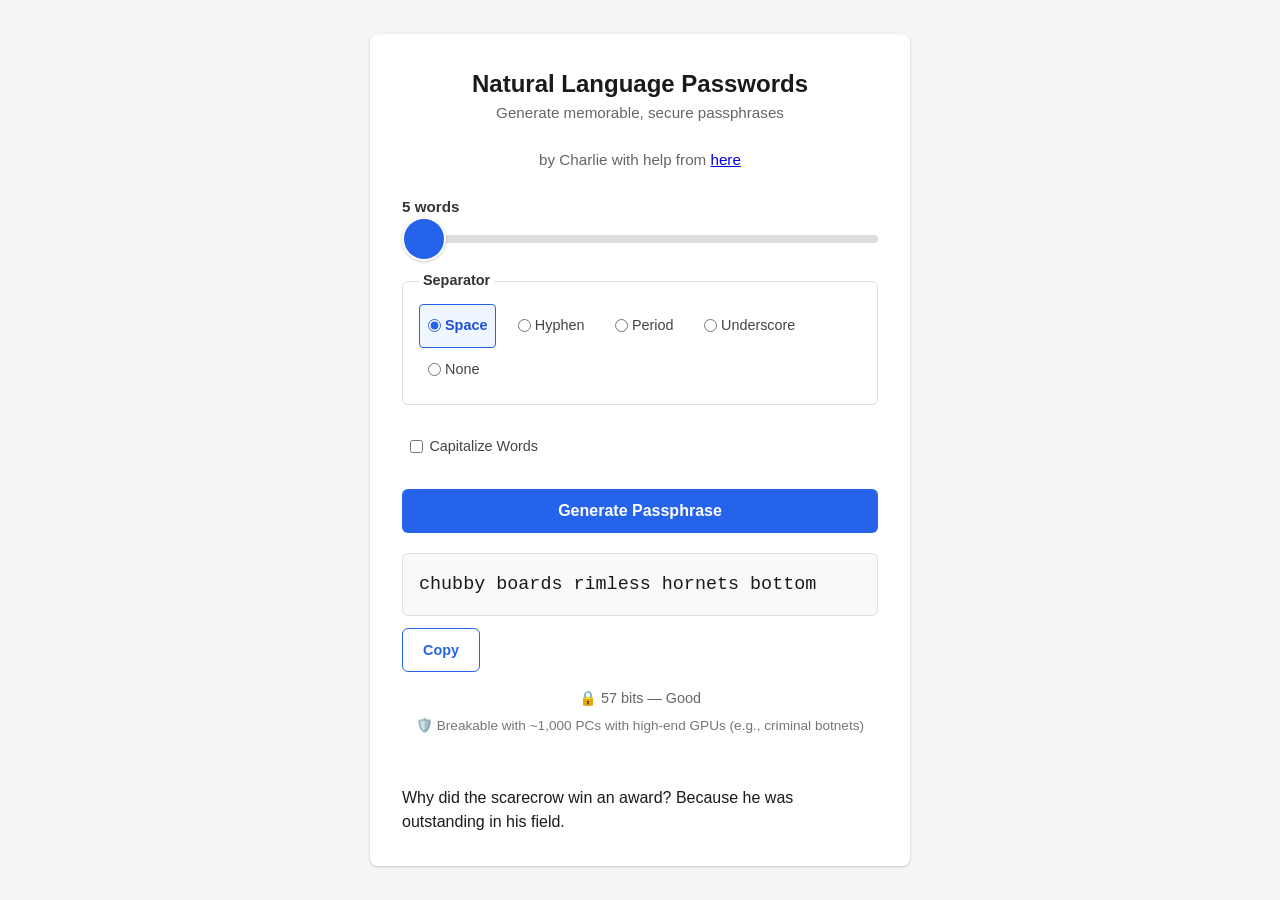
<file: docs/index.html>
<!DOCTYPE html>
<html lang="en">
<head>
  <meta charset="UTF-8">
  <meta name="viewport" content="width=device-width, initial-scale=1.0">
  <meta name="color-scheme" content="light">
  <title>NL passwords— Memorable Natural Language Passphrase Generator</title>
  <link rel="stylesheet" href="style.css">
</head>
<body>
  <main class="card">
    <h1>Natural Language Passwords</h1>
    <p class="tagline">Generate memorable, secure passphrases</p>
    <p class="tagline">by Charlie with help from <a href="https://github.com/NaturalLanguagePasswords/system">here</a></p>
    <div class="control-group">
      <label for="word-count" id="word-count-label">5 words</label>
      <input type="range" id="word-count" min="5" max="10" value="5">
    </div>

    <fieldset class="separator-picker">
      <legend>Separator</legend>
      <label><input type="radio" name="separator" value=" " checked> Space</label>
      <label><input type="radio" name="separator" value="-"> Hyphen</label>
      <label><input type="radio" name="separator" value="."> Period</label>
      <label><input type="radio" name="separator" value="_"> Underscore</label>
      <label><input type="radio" name="separator" value=""> None</label>
    </fieldset>

    <div class="capitalize-toggle">
      <label><input type="checkbox" id="capitalize"> Capitalize Words</label>
    </div>

    <button id="generate-btn" type="button">Generate Passphrase</button>

    <div id="passphrase-display" aria-live="polite"></div>

    <div class="copy-row">
      <button id="copy-btn" type="button">Copy</button>
      <span id="copy-feedback" aria-live="polite"></span>
    </div>

    <div id="entropy-display" class="entropy"></div>
    <div id="crack-time-display" class="entropy"></div>
    <div id="joke-display" class="joke"></div>
  </main>

  <script src="words.js"></script>
  <script src="jokes.js"></script>
  <script src="app.js"></script>
</body>
</html>
</file>
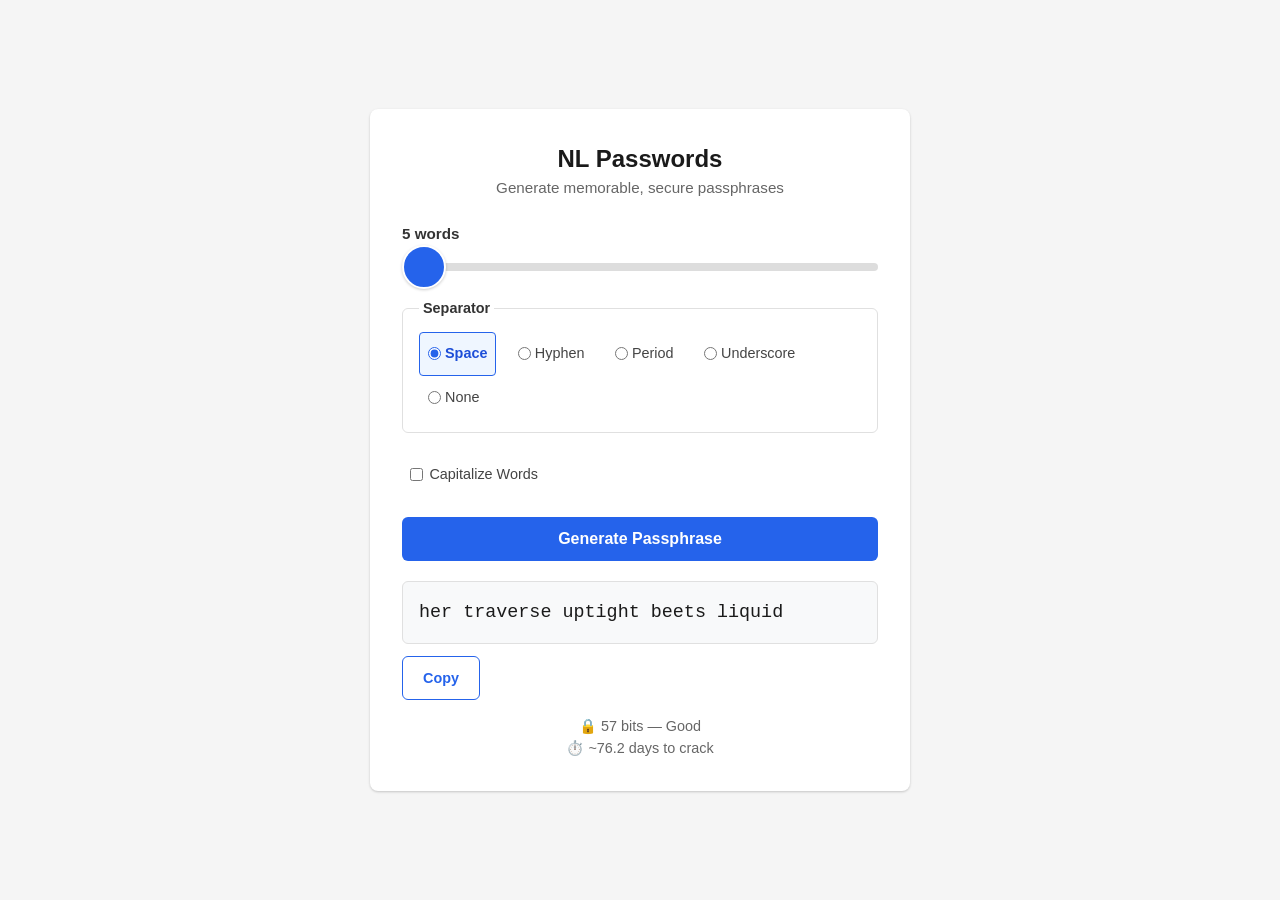
<file: src/index.html>
<!DOCTYPE html>
<html lang="en">
<head>
  <meta charset="UTF-8">
  <meta name="viewport" content="width=device-width, initial-scale=1.0">
  <meta name="color-scheme" content="light">
  <title>NL Passwords — Memorable Passphrase Generator</title>
  <link rel="stylesheet" href="style.css">
</head>
<body>
  <main class="card">
    <h1>NL Passwords</h1>
    <p class="tagline">Generate memorable, secure passphrases</p>

    <div class="control-group">
      <label for="word-count" id="word-count-label">5 words</label>
      <input type="range" id="word-count" min="5" max="10" value="5">
    </div>

    <fieldset class="separator-picker">
      <legend>Separator</legend>
      <label><input type="radio" name="separator" value=" " checked> Space</label>
      <label><input type="radio" name="separator" value="-"> Hyphen</label>
      <label><input type="radio" name="separator" value="."> Period</label>
      <label><input type="radio" name="separator" value="_"> Underscore</label>
      <label><input type="radio" name="separator" value=""> None</label>
    </fieldset>

    <div class="capitalize-toggle">
      <label><input type="checkbox" id="capitalize"> Capitalize Words</label>
    </div>

    <button id="generate-btn" type="button">Generate Passphrase</button>

    <div id="passphrase-display" aria-live="polite"></div>

    <div class="copy-row">
      <button id="copy-btn" type="button">Copy</button>
      <span id="copy-feedback" aria-live="polite"></span>
    </div>

    <div id="entropy-display" class="entropy"></div>
    <div id="crack-time-display" class="entropy"></div>
  </main>

  <script src="words.js"></script>
  <script src="app.js"></script>
</body>
</html>
</file>
<file: docs/style.css>
/* Light color scheme only — dark mode is a non-goal for v1 */
:root {
  color-scheme: light;
}

/* Base reset and defaults */
*,
*::before,
*::after {
  box-sizing: border-box;
  margin: 0;
  padding: 0;
}

body {
  font-family: -apple-system, BlinkMacSystemFont, "Segoe UI", Roboto, Helvetica, Arial, sans-serif;
  background: #f5f5f5;
  color: #1a1a1a;
  line-height: 1.5;
  min-height: 100vh;
  display: flex;
  align-items: center;
  justify-content: center;
  padding: 1rem;
}

/* Card container */
.card {
  background: #fff;
  border-radius: 8px;
  box-shadow: 0 1px 3px rgba(0, 0, 0, 0.12), 0 1px 2px rgba(0, 0, 0, 0.08);
  max-width: 540px;
  width: 100%;
  padding: 2rem;
}

h1 {
  font-size: 1.5rem;
  font-weight: 700;
  text-align: center;
  color: #1a1a1a;
}

.tagline {
  text-align: center;
  color: #666;
  font-size: 0.95rem;
  margin-bottom: 1.5rem;
}

/* Word count slider */
.control-group {
  margin-bottom: 1.25rem;
}

.control-group label {
  display: block;
  font-weight: 600;
  font-size: 0.95rem;
  margin-bottom: 0.5rem;
  color: #333;
}

input[type="range"] {
  -webkit-appearance: none;
  appearance: none;
  width: 100%;
  height: 8px;
  border-radius: 4px;
  background: #ddd;
  outline: none;
  cursor: pointer;
}

input[type="range"]::-webkit-slider-thumb {
  -webkit-appearance: none;
  appearance: none;
  width: 44px;
  height: 44px;
  border-radius: 50%;
  background: #2563eb;
  border: 2px solid #fff;
  box-shadow: 0 1px 3px rgba(0, 0, 0, 0.2);
  cursor: pointer;
}

input[type="range"]::-moz-range-thumb {
  width: 44px;
  height: 44px;
  border-radius: 50%;
  background: #2563eb;
  border: 2px solid #fff;
  box-shadow: 0 1px 3px rgba(0, 0, 0, 0.2);
  cursor: pointer;
}

input[type="range"]:focus-visible {
  outline: 2px solid #2563eb;
  outline-offset: 4px;
}

/* Separator picker */
.separator-picker {
  border: 1px solid #e0e0e0;
  border-radius: 6px;
  padding: 0.75rem 1rem;
  margin-bottom: 1.25rem;
  min-width: 0;
}

.separator-picker legend {
  font-weight: 600;
  font-size: 0.9rem;
  color: #333;
  padding: 0 0.25rem;
}

.separator-picker label {
  display: inline-flex;
  align-items: center;
  margin-right: 0.5rem;
  font-size: 0.9rem;
  color: #444;
  cursor: pointer;
  padding: 0.25rem 0.5rem;
  min-height: 44px;
  border-radius: 4px;
  border: 1px solid transparent;
  transition: background-color 0.15s, border-color 0.15s, color 0.15s;
}

.separator-picker label:has(input:checked) {
  background: #eff6ff;
  border-color: #2563eb;
  color: #1d4ed8;
  font-weight: 600;
}

.separator-picker input[type="radio"] {
  margin-right: 0.25rem;
  accent-color: #2563eb;
  cursor: pointer;
}

/* Capitalize toggle */
.capitalize-toggle {
  margin-bottom: 1.25rem;
}

.capitalize-toggle label {
  display: inline-flex;
  align-items: center;
  font-size: 0.9rem;
  color: #444;
  cursor: pointer;
  padding: 0.25rem 0.5rem;
  min-height: 44px;
}

.capitalize-toggle input[type="checkbox"] {
  margin-right: 0.4rem;
  accent-color: #2563eb;
  cursor: pointer;
}

/* Generate button */
#generate-btn {
  display: block;
  width: 100%;
  padding: 0.75rem 1.5rem;
  font-size: 1rem;
  font-weight: 600;
  color: #fff;
  background: #2563eb;
  border: none;
  border-radius: 6px;
  cursor: pointer;
  min-height: 44px;
  margin-bottom: 1.25rem;
}

#generate-btn:hover {
  background: #1d4ed8;
}

#generate-btn:active {
  background: #1e40af;
}

#generate-btn:focus-visible {
  outline: 2px solid #2563eb;
  outline-offset: 2px;
}

/* Passphrase display */
#passphrase-display {
  font-family: "SF Mono", "Fira Code", "Fira Mono", "Roboto Mono", "Courier New", monospace;
  font-size: 1.15rem;
  line-height: 1.6;
  background: #f8f9fa;
  border: 1px solid #e0e0e0;
  border-radius: 6px;
  padding: 1rem;
  min-height: 3.5rem;
  margin-bottom: 0.75rem;
  color: #1a1a1a;
  user-select: all;
}

/* Copy row */
.copy-row {
  display: flex;
  align-items: center;
  flex-wrap: wrap;
  gap: 0.75rem;
  margin-bottom: 1rem;
}

#copy-btn {
  padding: 0.5rem 1.25rem;
  font-size: 0.9rem;
  font-weight: 600;
  color: #2563eb;
  background: #fff;
  border: 1px solid #2563eb;
  border-radius: 6px;
  cursor: pointer;
  min-height: 44px;
}

#copy-btn:hover {
  background: #eff6ff;
}

#copy-btn:active {
  background: #dbeafe;
  color: #1d4ed8;
}

#copy-btn:focus-visible {
  outline: 2px solid #2563eb;
  outline-offset: 2px;
}

#copy-feedback {
  font-size: 0.85rem;
  color: #15803d;
  font-weight: 500;
}

/* Entropy display */
.entropy {
  text-align: center;
  font-size: 0.9rem;
  color: #666;
}

/* Strength description — secondary to entropy line */
#crack-time-display {
  margin-top: 0.35rem;
  font-size: 0.85rem;
  color: #767676;
}

.joke {
  margin-top: 50px
}

/* Responsive adjustments */
@media (max-width: 480px) {
  body {
    padding: 0.5rem;
    align-items: flex-start;
    padding-top: 1rem;
  }

  .card {
    padding: 1.25rem;
  }

  .separator-picker label {
    display: flex;
    margin-right: 0;
  }

  #passphrase-display {
    font-size: 1rem;
  }
}
</file>
<file: src/style.css>
/* Light color scheme only — dark mode is a non-goal for v1 */
:root {
  color-scheme: light;
}

/* Base reset and defaults */
*,
*::before,
*::after {
  box-sizing: border-box;
  margin: 0;
  padding: 0;
}

body {
  font-family: -apple-system, BlinkMacSystemFont, "Segoe UI", Roboto, Helvetica, Arial, sans-serif;
  background: #f5f5f5;
  color: #1a1a1a;
  line-height: 1.5;
  min-height: 100vh;
  display: flex;
  align-items: center;
  justify-content: center;
  padding: 1rem;
}

/* Card container */
.card {
  background: #fff;
  border-radius: 8px;
  box-shadow: 0 1px 3px rgba(0, 0, 0, 0.12), 0 1px 2px rgba(0, 0, 0, 0.08);
  max-width: 540px;
  width: 100%;
  padding: 2rem;
}

h1 {
  font-size: 1.5rem;
  font-weight: 700;
  text-align: center;
  color: #1a1a1a;
}

.tagline {
  text-align: center;
  color: #666;
  font-size: 0.95rem;
  margin-bottom: 1.5rem;
}

/* Word count slider */
.control-group {
  margin-bottom: 1.25rem;
}

.control-group label {
  display: block;
  font-weight: 600;
  font-size: 0.95rem;
  margin-bottom: 0.5rem;
  color: #333;
}

input[type="range"] {
  -webkit-appearance: none;
  appearance: none;
  width: 100%;
  height: 8px;
  border-radius: 4px;
  background: #ddd;
  outline: none;
  cursor: pointer;
}

input[type="range"]::-webkit-slider-thumb {
  -webkit-appearance: none;
  appearance: none;
  width: 44px;
  height: 44px;
  border-radius: 50%;
  background: #2563eb;
  border: 2px solid #fff;
  box-shadow: 0 1px 3px rgba(0, 0, 0, 0.2);
  cursor: pointer;
}

input[type="range"]::-moz-range-thumb {
  width: 44px;
  height: 44px;
  border-radius: 50%;
  background: #2563eb;
  border: 2px solid #fff;
  box-shadow: 0 1px 3px rgba(0, 0, 0, 0.2);
  cursor: pointer;
}

input[type="range"]:focus-visible {
  outline: 2px solid #2563eb;
  outline-offset: 4px;
}

/* Separator picker */
.separator-picker {
  border: 1px solid #e0e0e0;
  border-radius: 6px;
  padding: 0.75rem 1rem;
  margin-bottom: 1.25rem;
  min-width: 0;
}

.separator-picker legend {
  font-weight: 600;
  font-size: 0.9rem;
  color: #333;
  padding: 0 0.25rem;
}

.separator-picker label {
  display: inline-flex;
  align-items: center;
  margin-right: 0.5rem;
  font-size: 0.9rem;
  color: #444;
  cursor: pointer;
  padding: 0.25rem 0.5rem;
  min-height: 44px;
  border-radius: 4px;
  border: 1px solid transparent;
  transition: background-color 0.15s, border-color 0.15s, color 0.15s;
}

.separator-picker label:has(input:checked) {
  background: #eff6ff;
  border-color: #2563eb;
  color: #1d4ed8;
  font-weight: 600;
}

.separator-picker input[type="radio"] {
  margin-right: 0.25rem;
  accent-color: #2563eb;
  cursor: pointer;
}

/* Capitalize toggle */
.capitalize-toggle {
  margin-bottom: 1.25rem;
}

.capitalize-toggle label {
  display: inline-flex;
  align-items: center;
  font-size: 0.9rem;
  color: #444;
  cursor: pointer;
  padding: 0.25rem 0.5rem;
  min-height: 44px;
}

.capitalize-toggle input[type="checkbox"] {
  margin-right: 0.4rem;
  accent-color: #2563eb;
  cursor: pointer;
}

/* Generate button */
#generate-btn {
  display: block;
  width: 100%;
  padding: 0.75rem 1.5rem;
  font-size: 1rem;
  font-weight: 600;
  color: #fff;
  background: #2563eb;
  border: none;
  border-radius: 6px;
  cursor: pointer;
  min-height: 44px;
  margin-bottom: 1.25rem;
}

#generate-btn:hover {
  background: #1d4ed8;
}

#generate-btn:active {
  background: #1e40af;
}

#generate-btn:focus-visible {
  outline: 2px solid #2563eb;
  outline-offset: 2px;
}

/* Passphrase display */
#passphrase-display {
  font-family: "SF Mono", "Fira Code", "Fira Mono", "Roboto Mono", "Courier New", monospace;
  font-size: 1.15rem;
  line-height: 1.6;
  word-break: break-all;
  background: #f8f9fa;
  border: 1px solid #e0e0e0;
  border-radius: 6px;
  padding: 1rem;
  min-height: 3.5rem;
  margin-bottom: 0.75rem;
  color: #1a1a1a;
  user-select: all;
}

/* Copy row */
.copy-row {
  display: flex;
  align-items: center;
  flex-wrap: wrap;
  gap: 0.75rem;
  margin-bottom: 1rem;
}

#copy-btn {
  padding: 0.5rem 1.25rem;
  font-size: 0.9rem;
  font-weight: 600;
  color: #2563eb;
  background: #fff;
  border: 1px solid #2563eb;
  border-radius: 6px;
  cursor: pointer;
  min-height: 44px;
}

#copy-btn:hover {
  background: #eff6ff;
}

#copy-btn:active {
  background: #dbeafe;
  color: #1d4ed8;
}

#copy-btn:focus-visible {
  outline: 2px solid #2563eb;
  outline-offset: 2px;
}

#copy-feedback {
  font-size: 0.85rem;
  color: #15803d;
  font-weight: 500;
}

/* Entropy display */
.entropy {
  text-align: center;
  font-size: 0.9rem;
  color: #666;
}

/* Responsive adjustments */
@media (max-width: 480px) {
  body {
    padding: 0.5rem;
    align-items: flex-start;
    padding-top: 1rem;
  }

  .card {
    padding: 1.25rem;
  }

  .separator-picker label {
    display: flex;
    margin-right: 0;
  }

  #passphrase-display {
    font-size: 1rem;
  }
}
</file>
